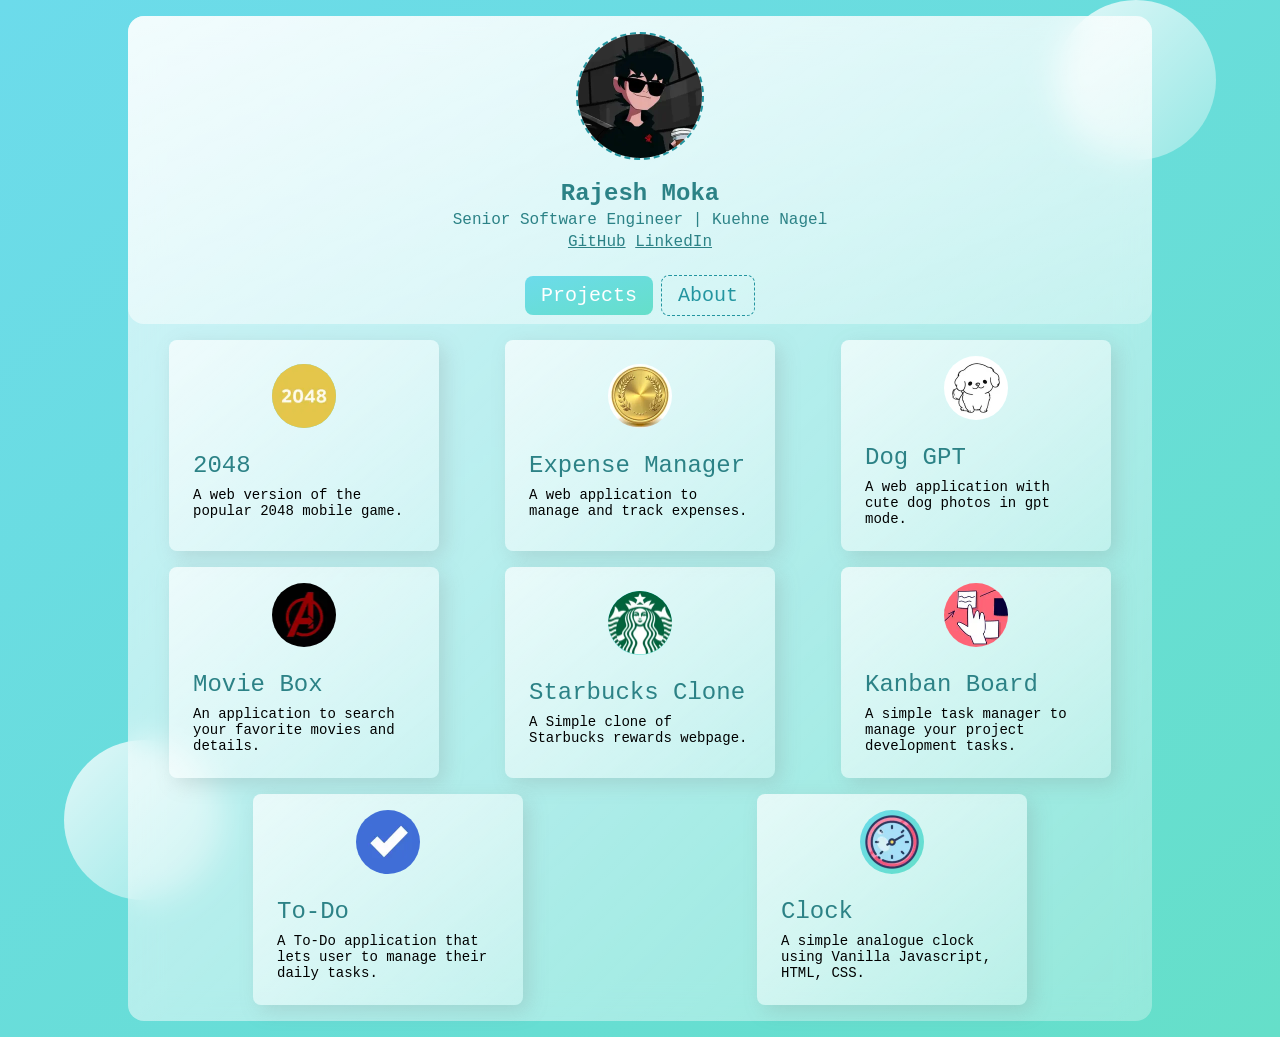
<file: index.html>
<!DOCTYPE html>
<html lang="en">

<head>
  <meta charset="UTF-8">
  <meta http-equiv="X-UA-Compatible" content="IE=edge">
  <meta name="viewport" content="width=device-width, initial-scale=1.0">
  <meta name="description" content="Rajesh Moka is a Senior Software Engineer and frontend-focused full-stack developer building modern web apps with React, TypeScript, Node.js, and cloud technologies.">
  <meta name="keywords" content="Rajesh Moka, Senior Software Engineer, Staff Front End Developer, Frontend Developer, Full Stack Developer, React, TypeScript, JavaScript, Portfolio, Dubai, UAE, Singapore, Bangkok">
  <meta name="author" content="Rajesh Moka">
  <meta name="robots" content="index, follow, max-image-preview:large">
  <meta name="theme-color" content="#65dfc9">
  <meta property="og:title" content="Rajesh Moka | Senior Software Engineer">
  <meta property="og:description" content="Portfolio of Rajesh Moka featuring projects, engineering experience, and contact details.">
  <meta property="og:type" content="website">
  <meta property="og:image" content="./assets/avatar.webp">
  <meta name="twitter:card" content="summary">
  <meta name="twitter:title" content="Rajesh Moka | Senior Software Engineer">
  <meta name="twitter:description" content="Portfolio of Rajesh Moka featuring projects, engineering experience, and contact details.">
  <meta name="twitter:image" content="./assets/avatar.webp">
  <link rel="canonical" href="https://rajeshmoka.netlify.app/">
  <title>Rajesh Moka | Senior Software Engineer</title>
  <link rel="icon" type="image/x-icon" href="./assets/avatar.webp">
  <style>
    * {
      margin: 0;
      padding: 0;
      box-sizing: border-box;
    }

    main {
      background: linear-gradient(to left top, #65dfc9, #6cdbeb);
      min-height: 100vh;
      padding: 1rem 0;
      display: flex;
      justify-content: center;
      align-items: center;
      font-family: ui-monospace, SFMono-Regular, Menlo, Monaco, Consolas, "Liberation Mono", "Courier New", monospace;
    }

    .monospace-text {
      font-family: ui-monospace, SFMono-Regular, Menlo, Monaco, Consolas, "Liberation Mono", "Courier New", monospace;
    }

    .glass {
      min-height: 75vh;
      width: 80%;
      background: linear-gradient(to right bottom, rgba(255, 255, 255, 0.7), rgba(255, 255, 255, 0.3));
      border-radius: 1rem;
      z-index: 2;
      backdrop-filter: blur(1rem);
    }

    .circle1,
    .circle2 {
      height: 10rem;
      width: 10rem;
      border-radius: 50%;
      background: linear-gradient(to right bottom, rgba(255, 255, 255, 0.8), rgba(255, 255, 255, 0.3));
      position: absolute;
    }

    .circle1 {
      top: 0%;
      right: 5%;
    }

    .circle2 {
      bottom: 0%;
      left: 5%;
    }

    .user {
      display: flex;
      flex-direction: column;
      align-items: center;
      padding: 1rem;
      gap: 4px;
    }

    .user img {
      height: 8rem;
      width: 8rem;
      border-radius: 50%;
      margin-bottom: 1rem;
      border: 2px dashed #2395a0;
    }

    .username {
      font-size: 24px;
      color: #2c8286;
    }

    .subtitle {
      font-size: 1rem;
      color: #2c8286;
    }

    .dashboard {
      display: flex;
      flex-direction: column;
      align-items: center;
      background: linear-gradient(to right bottom, rgba(255, 255, 255, 0.7), rgba(255, 255, 255, 0.3));
      border-radius: 1rem;
    }

    .links {
      width: fit-content;
      height: 10%;
      display: flex;
      align-items: center;
      justify-content: space-evenly;
      gap: 0.5rem;
    }

    .link {
      font-size: 20px;
      color: #2395a0;
      padding: 0.5rem 1rem;
      margin: 0.5rem 0rem;
      cursor: pointer;
      border: 0.5px dashed #2395a0;
      border-radius: 0.5rem;
      outline: none;
      background: none;
      font-family: inherit;
    }

    .link:hover {
      opacity: 0.5;
    }

    .link.active {
      color: white;
      background: linear-gradient(to left top, #65dfc9, #6cdbeb);
      border: none;
    }

    .active {
      transition: all 100ms ease forwards;
    }

    .projects {
      display: flex;
      justify-content: space-around;
      align-items: stretch;
      /* margin: 1rem 0rem; */
      padding: 0.5rem;
      animation: pop-in 0.5s cubic-bezier(0.4, 0, 0.51, 1.22);
      flex-wrap: wrap;
    }

    .project img {
      height: 4rem;
      width: 4rem;
      border-radius: 50%;
      margin: 0.5rem 0rem;
      background: linear-gradient(to left top, #65dfc9, #6cdbeb);
    }

    .project {
      background: linear-gradient(to right bottom, rgba(255, 255, 255, 0.7), rgba(255, 255, 255, 0.3));
      box-shadow: 6px 6px 20px rgba(122, 122, 122, 0.212);
      margin: 0.5rem;
      padding: 0.5rem;
      display: flex;
      align-items: center;
      justify-content: center;
      flex-direction: column;
      border-radius: 0.5rem;
      height: auto;
      width: 15rem;
      min-width: 270px;
      color: #000;
      text-decoration: none;
    }

    .project .projectText {
      font-size: 14px;
    }

    @keyframes pop-in {
      100% {
        width: 100%;
      }
    }

    .about {
      background: linear-gradient(to right bottom, rgba(255, 255, 255, 0.7), rgba(255, 255, 255, 0.3));
      box-shadow: 6px 6px 20px rgba(122, 122, 122, 0.212);
      padding: 1rem;
      margin: 1rem;
      border-radius: 0.5rem;
      color: #2c8286;
      line-height: 2rem;
    }

    .greeting {
      margin-bottom: 1rem;
    }

    .title {
      font-size: 24px;
      color: #2c8286;
      font-weight: 500;
      margin-bottom: 0.5rem;
      width: fit-content;
    }

    .description {
      margin: 1rem;
    }

    .title a {
      color: inherit;
      text-decoration: none;
    }

    .title:hover {
      text-decoration: underline;
    }

    .findme {
      display: flex;
      align-items: center;
      justify-content: center;
      flex-direction: column;
      margin: 1rem 0;
    }

    .social a {
      color: #2c8286;
    }

    .social a svg {
      width: 1.5rem;
      height: 1.5rem;
      vertical-align: middle;
    }

    .social a:hover svg {
      transform: scale(1.2);
    }

    .project:hover {
      transform: scale(1.05);
    }

    @media only screen and (max-width: 768px) {
      .glass {
        width: 85%;
      }

      .projects {
        justify-content: space-around;
      }
    }

    @media only screen and (max-width: 426px) {
      .glass {
        width: 90%;
      }

      .project {
        width: 100%;
      }
    }

    .cursor-pointer {
      cursor: pointer;
    }

    .mail-to {
      color: inherit;
    }
  </style>
</head>

<body>
  <main>
    <div class="glass">
      <div class="dashboard">
        <div class="user">
          <img src="./assets/avatar.webp" alt="avatar" fetchpriority="high" loading="eager">
          <h3 class="username">Rajesh Moka</h3>
          <p class="subtitle">Senior Software Engineer | Kuehne Nagel</p>
          <div class="social">
            <a aria-label="link to GitHub profile" href="https://github.com/rajeshmoka22">GitHub</a>
            <a aria-label="link to LinkedIn profile" href="https://linkedin.com/in/rajesh-moka">LinkedIn</a>
          </div>
        </div>
        <div class="links" role="tablist" aria-label="Portfolio sections">
          <button class="link active" id="projects-tab" type="button" name="projects" aria-label="Show projects"
            aria-selected="true" aria-controls="projects-panel" role="tab">Projects</button>
          <button class="link" id="about-tab" type="button" name="about" aria-label="Show about section"
            aria-selected="false" aria-controls="about-panel" role="tab">About</button>
        </div>
      </div>
      <div class="content">
        <div class="projects" id="projects-panel" role="tabpanel" aria-labelledby="projects-tab">
          <a class="project" href="https://2048-react.netlify.app" target="_blank" rel="noopener noreferrer">
            <img src="./assets/2048.webp" alt="2048 Logo" loading="lazy">
            <div class="description">
              <h4 class="title">2048</h4>
              <p class="projectText">A web version of the popular 2048 mobile game.</p>
            </div>
          </a>
          <a class="project" href="https://manage-money.netlify.app/" target="_blank" rel="noopener noreferrer">
            <img src="./assets/goldcoin.webp" alt="Expense Manager Logo" loading="lazy">
            <div class="description">
              <h4 class="title">Expense Manager</h4>
              <p class="projectText">A web application to manage and track expenses.</p>
            </div>
          </a>
          <a class="project" href="https://dog-gpt.netlify.app/" target="_blank" rel="noopener noreferrer">
            <img src="./assets/doggy.webp" alt="Dog GPT Logo" loading="lazy">
            <div class="description">
              <h4 class="title">Dog GPT</h4>
              <p class="projectText">A web application with cute dog photos in gpt mode.</p>
            </div>
          </a>
          <a class="project" href="https://moviesearch-rajeshmoka22.netlify.app/" target="_blank"
            rel="noopener noreferrer">
            <img src="./assets/Movies.webp" alt="Movies Logo" loading="lazy">
            <div class="description">
              <h4 class="title">Movie Box</h4>
              <p class="projectText">An application to search your favorite movies and details.</p>
            </div>
          </a>
          <a class="project" href="https://fake-sb-rewards-clone-for-projects.netlify.app/" target="_blank"
            rel="noopener noreferrer">
            <img src="./assets/starbucksLogo.webp" alt="Starbucks Logo" loading="lazy">
            <div class="description">
              <h4 class="title">Starbucks Clone</h4>
              <p class="projectText">A Simple clone of Starbucks rewards webpage.</p>
            </div>
          </a>
          <a class="project" href="https://kanbanboard-react.netlify.app/" target="_blank" rel="noopener noreferrer">
            <img src="./assets/Kanban.webp" alt="Kanban Board Logo" loading="lazy">
            <div class="description">
              <h4 class="title">Kanban Board</h4>
              <p class="projectText">A simple task manager to manage your project development tasks.</p>
            </div>
          </a>
          <a class="project" href="https://react-todo-plan.netlify.app" target="_blank" rel="noopener noreferrer">
            <img src="./assets/todo.webp" alt="To-Do Logo" loading="lazy">
            <div class="description">
              <h4 class="title">To-Do</h4>
              <p class="projectText">A To-Do application that lets user to manage their daily tasks.</p>
            </div>
          </a>
          <a class="project" href="https://javacript-clock.netlify.app" target="_blank" rel="noopener noreferrer">
            <img src="./assets/clock.webp" alt="Clock Logo" loading="lazy">
            <div class="description">
              <h4 class="title">Clock</h4>
              <p class="projectText">A simple analogue clock using Vanilla Javascript, HTML, CSS.</p>
              <div class="projectLink"></div>
            </div>
          </a>
        </div>
        <div class="about" id="about-panel" style='display: none;' role="tabpanel" aria-labelledby="about-tab" hidden>
          <h2 class="greeting">Hello, There!</h2>
          <ul style="padding: 0rem 1rem; list-style-type: square; line-height: 2rem;">
            <li>I am a Senior Software Engineer at Kuehne Nagel with 9 years of experience in software development.</li>
            <li><strong>Frontend:</strong> ReactJS, Redux, Vuejs, NuxtJS, TypeScript, JavaScript, Zustand, MobX, HTML, CSS, Tailwind, Webpack, Vite</li>
            <li><strong>Backend:</strong> Golang, Java, Spring Boot, Node.js, Prisma, GraphQL, SQL</li>
            <li><strong>Cloud:</strong> AWS, Cloudfront, Elasticache, ECS, WAF, ALB, Terraform, Docker</li>
            <li><strong>Tools:</strong> Git, Data Structures, Algorithms, and Problem Solving</li>
          </ul>
         
          <div class="contact">
            <p class="mail">
              Reach out to me at <a href="mailto:rajeshmokatech@gmail.com"
                class="cursor-pointer mail-to">rajeshmokatech@gmail.com</a>
            </p>
          </div>
        </div>
      </div>
    </div>
  </main>
  <div class="circle1"></div>
  <div class="circle2"></div>
</body>
<script>
  const links = document.querySelectorAll('.link');
  links.forEach(link => {
    link.addEventListener('click', () => {
      links.forEach(item => {
        item.classList.remove('active');
        item.setAttribute('aria-selected', 'false');
      });

      link.classList.add('active');
      link.setAttribute('aria-selected', 'true');

      const projectsPanel = document.querySelector('.projects');
      const aboutPanel = document.querySelector('.about');

      if (link.getAttribute('name') === 'projects') {
        projectsPanel.style.display = '';
        projectsPanel.removeAttribute('hidden');
        aboutPanel.style.display = 'none';
        aboutPanel.setAttribute('hidden', '');
      } else {
        projectsPanel.style.display = 'none';
        projectsPanel.setAttribute('hidden', '');
        aboutPanel.style.display = '';
        aboutPanel.removeAttribute('hidden');
      }
    });
  });
</script>

</html>
</file>
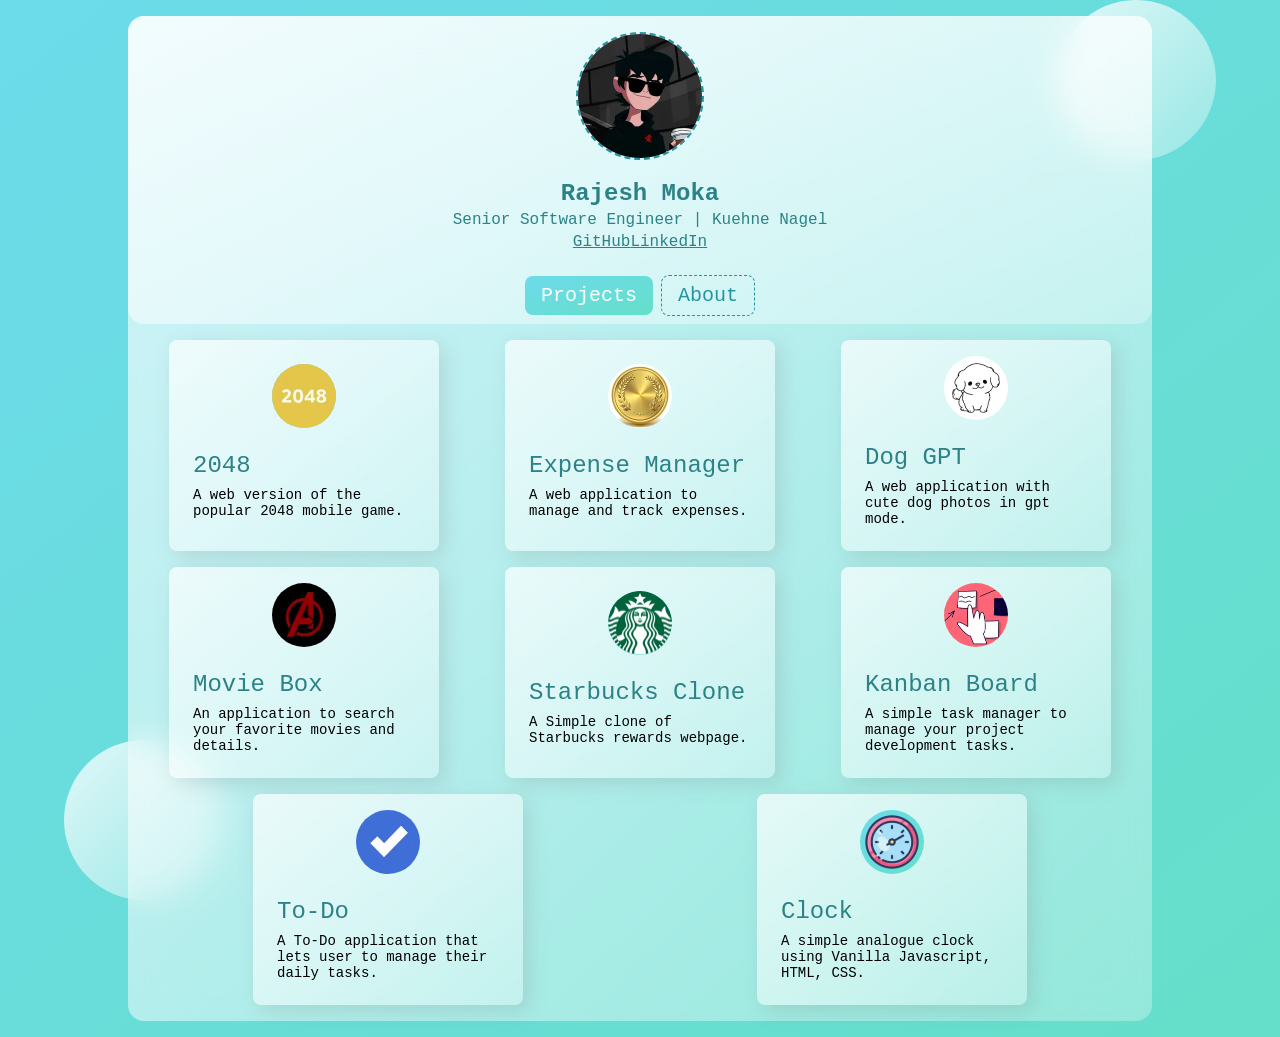
<file: index.min.html>
<!DOCTYPE html><html lang="en"><head><meta charset="UTF-8"><meta http-equiv="X-UA-Compatible" content="IE=edge"><meta name="viewport" content="width=device-width,initial-scale=1"><meta name="description" content="Portfolio of Rajesh Moka, Senior Software Engineer(Staff front end developer, full stack developer), featuring projects and contact information. github: https://github.com/rajeshmoka22 linkedin: https://linkedin.com/in/rajesh-moka"><title>Rajesh Moka</title><link rel="icon" type="image/x-icon" href="./assets/avatar.webp"><style>*{margin:0;padding:0;box-sizing:border-box}main{background:linear-gradient(to left top,#65dfc9,#6cdbeb);min-height:100vh;padding:1rem 0;display:flex;justify-content:center;align-items:center;font-family:ui-monospace,SFMono-Regular,Menlo,Monaco,Consolas,"Liberation Mono","Courier New",monospace}.monospace-text{font-family:ui-monospace,SFMono-Regular,Menlo,Monaco,Consolas,"Liberation Mono","Courier New",monospace}.glass{min-height:75vh;width:80%;background:linear-gradient(to right bottom,rgba(255,255,255,.7),rgba(255,255,255,.3));border-radius:1rem;z-index:2;backdrop-filter:blur(1rem)}.circle1,.circle2{height:10rem;width:10rem;border-radius:50%;background:linear-gradient(to right bottom,rgba(255,255,255,.8),rgba(255,255,255,.3));position:absolute}.circle1{top:0%;right:5%}.circle2{bottom:0%;left:5%}.user{display:flex;flex-direction:column;align-items:center;padding:1rem;gap:4px}.user img{height:8rem;width:8rem;border-radius:50%;margin-bottom:1rem;border:2px dashed #2395a0}.username{font-size:24px;color:#2c8286}.subtitle{font-size:1rem;color:#2c8286}.dashboard{display:flex;flex-direction:column;align-items:center;background:linear-gradient(to right bottom,rgba(255,255,255,.7),rgba(255,255,255,.3));border-radius:1rem}.links{width:fit-content;height:10%;display:flex;align-items:center;justify-content:space-evenly;gap:.5rem}.link{font-size:20px;color:#2395a0;padding:.5rem 1rem;margin:.5rem 0;cursor:pointer;border:.5px dashed #2395a0;border-radius:.5rem;outline:none;background:0 0;font-family:inherit}.link:hover{opacity:.5}.link.active{color:#fff;background:linear-gradient(to left top,#65dfc9,#6cdbeb);border:none}.active{transition:all 100ms ease forwards}.projects{display:flex;justify-content:space-around;align-items:stretch;padding:.5rem;animation:pop-in .5s cubic-bezier(.4,0,.51,1.22);flex-wrap:wrap}.project img{height:4rem;width:4rem;border-radius:50%;margin:.5rem 0;background:linear-gradient(to left top,#65dfc9,#6cdbeb)}.project{background:linear-gradient(to right bottom,rgba(255,255,255,.7),rgba(255,255,255,.3));box-shadow:6px 6px 20px rgba(122,122,122,.212);margin:.5rem;padding:.5rem;display:flex;align-items:center;justify-content:center;flex-direction:column;border-radius:.5rem;height:auto;width:15rem;min-width:270px;color:#000;text-decoration:none}.project .projectText{font-size:14px}@keyframes pop-in{100%{width:100%}}.about{background:linear-gradient(to right bottom,rgba(255,255,255,.7),rgba(255,255,255,.3));box-shadow:6px 6px 20px rgba(122,122,122,.212);padding:1rem;margin:1rem;border-radius:.5rem;color:#2c8286;line-height:2rem}.greeting{margin-bottom:1rem}.title{font-size:24px;color:#2c8286;font-weight:500;margin-bottom:.5rem;width:fit-content}.description{margin:1rem}.title a{color:inherit;text-decoration:none}.title:hover{text-decoration:underline}.findme{display:flex;align-items:center;justify-content:center;flex-direction:column;margin:1rem 0}.social a{color:#2c8286}.social a svg{width:1.5rem;height:1.5rem;vertical-align:middle}.social a:hover svg{transform:scale(1.2)}.project:hover{transform:scale(1.05)}@media only screen and (max-width:768px){.glass{width:85%}.projects{justify-content:space-around}}@media only screen and (max-width:426px){.glass{width:90%}.project{width:100%}}.cursor-pointer{cursor:pointer}.mail-to{color:inherit}</style></head><body><main><div class="glass"><div class="dashboard"><div class="user"><img src="./assets/avatar.webp" alt="avatar" fetchpriority="high" loading="eager"><h3 class="username">Rajesh Moka</h3><p class="subtitle">Senior Software Engineer | Kuehne Nagel</p><div class="social"><a aria-label="link to GitHub profile" href="https://github.com/rajeshmoka22">GitHub</a><a aria-label="link to LinkedIn profile" href="https://linkedin.com/in/rajesh-moka">LinkedIn</a></div></div><div class="links" role="tablist" aria-label="Portfolio sections"><button class="link active" id="projects-tab" type="button" name="projects" aria-label="Show projects" aria-selected="true" aria-controls="projects-panel" role="tab">Projects</button><button class="link" id="about-tab" type="button" name="about" aria-label="Show about section" aria-selected="false" aria-controls="about-panel" role="tab">About</button></div></div><div class="content"><div class="projects" id="projects-panel" role="tabpanel" aria-labelledby="projects-tab"><a class="project" href="https://2048-react.netlify.app" target="_blank" rel="noopener noreferrer"><img src="./assets/2048.webp" alt="2048 Logo" loading="lazy"><div class="description"><h4 class="title">2048</h4><p class="projectText">A web version of the popular 2048 mobile game.</p></div></a><a class="project" href="https://manage-money.netlify.app/" target="_blank" rel="noopener noreferrer"><img src="./assets/goldcoin.webp" alt="Expense Manager Logo" loading="lazy"><div class="description"><h4 class="title">Expense Manager</h4><p class="projectText">A web application to manage and track expenses.</p></div></a><a class="project" href="https://dog-gpt.netlify.app/" target="_blank" rel="noopener noreferrer"><img src="./assets/doggy.webp" alt="Dog GPT Logo" loading="lazy"><div class="description"><h4 class="title">Dog GPT</h4><p class="projectText">A web application with cute dog photos in gpt mode.</p></div></a><a class="project" href="https://moviesearch-rajeshmoka22.netlify.app/" target="_blank" rel="noopener noreferrer"><img src="./assets/Movies.webp" alt="Movies Logo" loading="lazy"><div class="description"><h4 class="title">Movie Box</h4><p class="projectText">An application to search your favorite movies and details.</p></div></a><a class="project" href="https://fake-sb-rewards-clone-for-projects.netlify.app/" target="_blank" rel="noopener noreferrer"><img src="./assets/starbucksLogo.webp" alt="Starbucks Logo" loading="lazy"><div class="description"><h4 class="title">Starbucks Clone</h4><p class="projectText">A Simple clone of Starbucks rewards webpage.</p></div></a><a class="project" href="https://kanbanboard-react.netlify.app/" target="_blank" rel="noopener noreferrer"><img src="./assets/Kanban.webp" alt="Kanban Board Logo" loading="lazy"><div class="description"><h4 class="title">Kanban Board</h4><p class="projectText">A simple task manager to manage your project development tasks.</p></div></a><a class="project" href="https://react-todo-plan.netlify.app" target="_blank" rel="noopener noreferrer"><img src="./assets/todo.webp" alt="To-Do Logo" loading="lazy"><div class="description"><h4 class="title">To-Do</h4><p class="projectText">A To-Do application that lets user to manage their daily tasks.</p></div></a><a class="project" href="https://javacript-clock.netlify.app" target="_blank" rel="noopener noreferrer"><img src="./assets/clock.webp" alt="Clock Logo" loading="lazy"><div class="description"><h4 class="title">Clock</h4><p class="projectText">A simple analogue clock using Vanilla Javascript, HTML, CSS.</p><div class="projectLink"></div></div></a></div><div class="about" id="about-panel" style="display:none" role="tabpanel" aria-labelledby="about-tab" hidden><h2 class="greeting">Hello, There!</h2><ul style="padding:0 1rem;list-style-type:square;line-height:2rem"><li>I am a Senior Software Engineer at Kuehne Nagel with 9 years of experience in software development.</li><li><strong>Frontend:</strong> ReactJS, Redux, Vuejs, NuxtJS, TypeScript, JavaScript, Zustand, MobX, HTML, CSS, Tailwind, Webpack, Vite</li><li><strong>Backend:</strong> Golang, Java, Spring Boot, Node.js, Prisma, GraphQL, SQL</li><li><strong>Cloud:</strong> AWS, Cloudfront, Elasticache, ECS, WAF, ALB, Terraform, Docker</li><li><strong>Tools:</strong> Git, Data Structures, Algorithms, and Problem Solving</li></ul><div class="contact"><p class="mail">Reach out to me at <a href="mailto:rajeshmokatech@gmail.com" class="cursor-pointer mail-to">rajeshmokatech@gmail.com</a></p></div></div></div></div></main><div class="circle1"></div><div class="circle2"></div></body><script>const links=document.querySelectorAll(".link");links.forEach(link=>{link.addEventListener("click",()=>{links.forEach(item=>{item.classList.remove("active");item.setAttribute("aria-selected","false")});link.classList.add("active");link.setAttribute("aria-selected","true");const projectsPanel=document.querySelector(".projects");const aboutPanel=document.querySelector(".about");if(link.getAttribute("name")==="projects"){projectsPanel.style.display="";projectsPanel.removeAttribute("hidden");aboutPanel.style.display="none";aboutPanel.setAttribute("hidden","")}else{projectsPanel.style.display="none";projectsPanel.setAttribute("hidden","");aboutPanel.style.display="";aboutPanel.removeAttribute("hidden")}})})</script></html>
</file>
